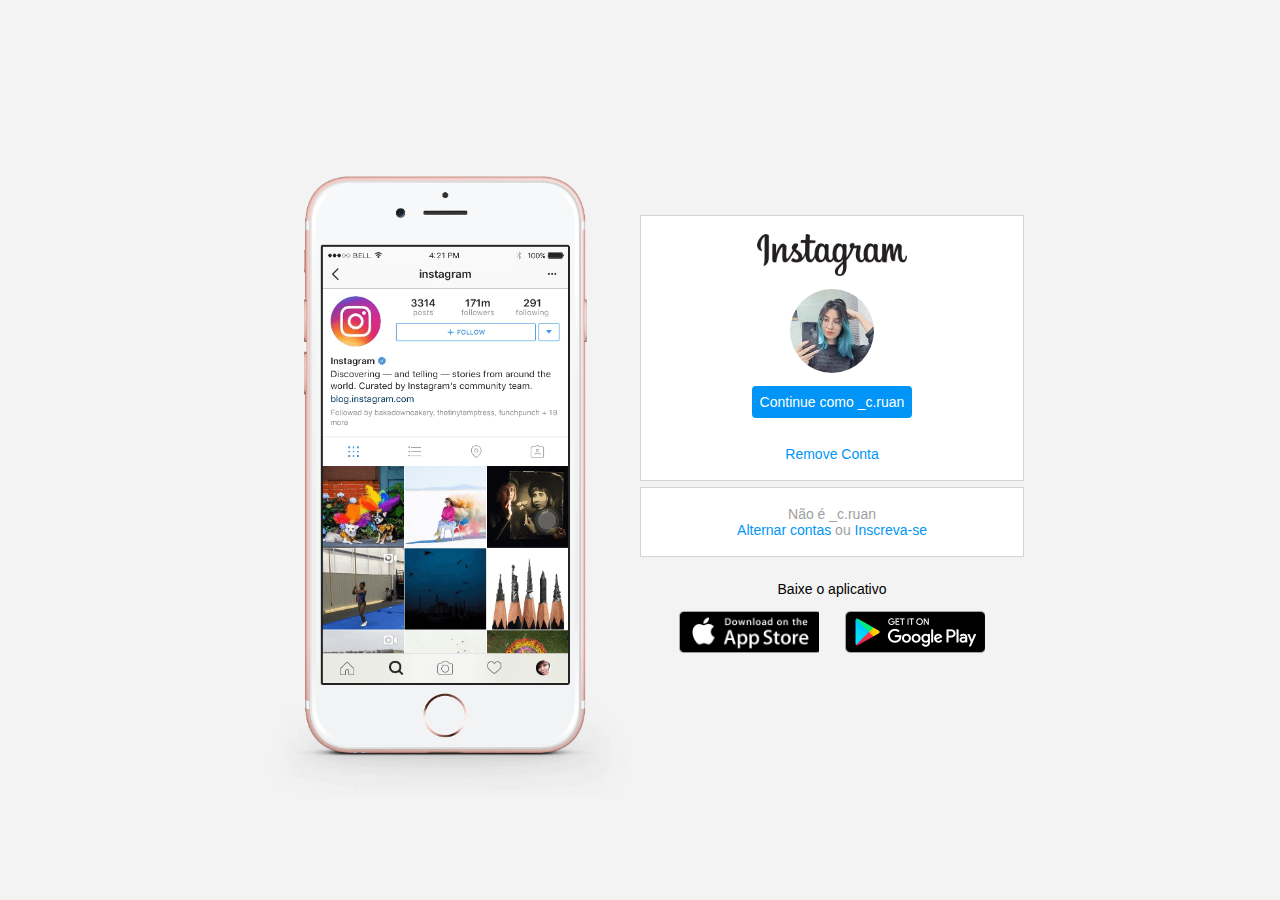
<file: index.html>
<!DOCTYPE html>
<html lang="pt-br">
<head>
    <meta charset="UTF-8">
    <meta http-equiv="X-UA-Compatible" content="IE=edge">
    <meta name="viewport" content="width=device-width, initial-scale=1.0">
    <title>Instagram</title>
    <link rel="stylesheet" href="style.css">
</head>
<body>
    <div class="instagram-wrapper">
        <div class="instagram-phone">
            <img src="./img/instagram-celular.png" alt="celular">
        </div>
        <div class="instagram-continue">
            <div class="group">
                <img src="./img/instagram-logo.png" class="instagram-logo" alt="logo instagram">
                <div class="profile-photo">
                    <img src="./img/perfil-instagram.jpg" alt="foto de perfil">
                </div>
                <a href="#" class="instagram-login">Continue como _c.ruan</a>
                <a href="#" class="instagram-logout">Remove Conta</a>
            </div>
            <div class=" group">
                <p class="not-account">Não é _c.ruan</p>
                <p class="not-account">
                    <span class="link-blue">Alternar contas</span>
                    ou
                    <span class="link-blue">Inscreva-se</span>
                </p>
            </div>
            <div class=" get-the-app">
                <p class="get-app">Baixe o aplicativo</p>
                <div class="download">
                    <a href="#" class="app-download"></a>
                    <a href="#" class="app-download"></a>
                </div>
            </div>
        </div>
    </div>
</body>
</html>
</file>
<file: style.css>
/*Global =====*/
*{
    padding: 0;
    margin: 0;
    box-sizing: border-box;
    text-decoration: none;
    font-family: sans-serif;
    font-size: 14px;
}

body{
    width: 100%;
    min-height: 100vh;
    background-color: rgb(243, 243, 243);
    margin: 0;
    padding: 0;
    display: flex;
    justify-content: center;
}

/*body =====*/
.instagram-wrapper{
    display: flex;
    align-items: center;
    justify-content: start;
    width: 60%;
    height: 100vh;
}

.instagram-phone{
    display: flex;
    align-items: center;
    justify-content: center;
    width: 50%;
}

.instagram-phone img{
    height: 50rem;
}

.instagram-continue{
    display: flex;
    align-items: center; /*horizontal*/
    justify-content: space-around; /*vertical */
    flex-direction: column;
    width: 50%;
    min-height: 34rem;
}

.group{
    display: flex;
    justify-content: space-between;
    align-items: center;
    flex-direction: column;
    background-color: #ffff;
    width: 100%;
    padding: 1.3rem 0;
    border: 1px solid lightgray;
}

.group:nth-child(1){
    min-height: 19rem;
}

.instagram-logo{
    height: 3rem;
}

.profile-photo{
    display: flex;
    justify-content: center;
    align-items: center;
    border-radius: 50%;
    overflow: hidden;
}

.profile-photo img{
    height: 6rem;
}

.instagram-login{
    background-color: #0095f6;
    color: #ffffff;
    padding: 8px;
    border-radius: 4px;
}

.instagram-logout{
    color: #0095f6;
    margin-top: 1rem;
}

.not-account{
    color:rgb(160, 160, 160)
}

.link-blue{
    color: #0095f6;
}

.get-the-app{
    display: flex;
    flex-direction: column;
    align-items: center;
    justify-content: center;
    width: 100%;
    padding: 1.3rem 0;
}

.download {
    display: flex;
    width: 100%;
    justify-content: space-evenly;
    align-items: center;
    padding: 1rem;
}

.app-download{
    height: 3rem;
    width: 10rem;
    background-size: cover;
}

.app-download:nth-child(1){
    background-image: url("./img/apple-button.png");
}

.app-download:nth-child(2){
    background-image: url("./img/googleplay-button.png");
}

/*media queries*/

@media(max-width:1024px){
    .instagram-wrapper{
        width: 90%;
    }
}

@media(max-width:650px){
    body{
        background-color: #ffffff;
    }

    .instagram-wrapper{
        width: 90%;
    }

    .instagram-phone{
        display: none;
    }

    .instagram-continue{
        width: 100%;
    }

    .group{
        border: 1px solid transparent;
    }
}
</file>
